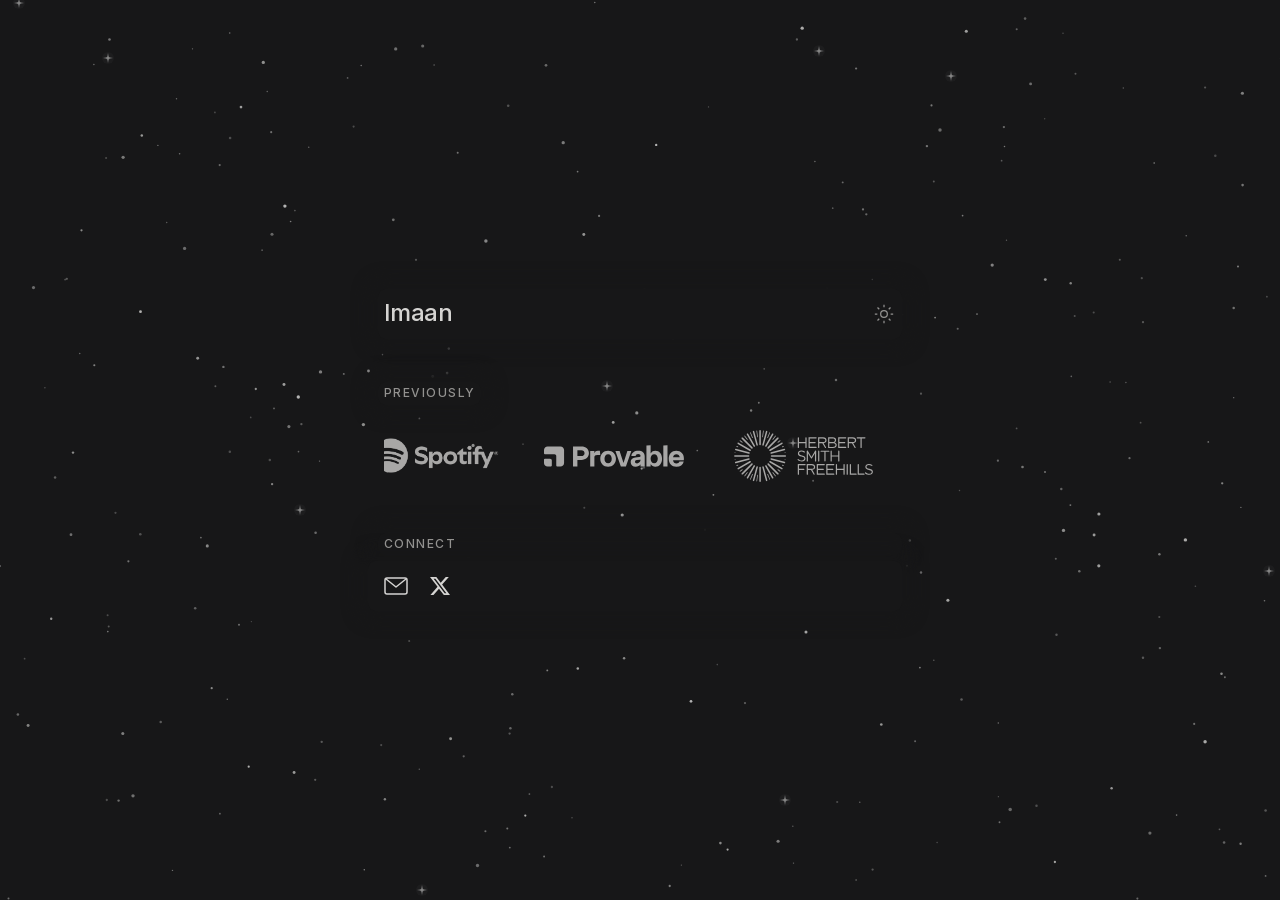
<file: index.html>
<!DOCTYPE html>
<html lang="en" data-mode="dark">
<head>
  <meta charset="utf-8">
  <meta name="viewport" content="width=device-width, initial-scale=1, viewport-fit=cover">
  <title>Imaan Minaii</title>
  <meta name="description" content="Imaan Minaii. Get in touch to discuss working together.">
  <script>document.documentElement.dataset.mode = new URLSearchParams(location.search).get("mode") === "light" ? "light" : "dark";</script>
  <script src="background.js" defer></script>
  <link rel="preload" href="fonts/inter-latin.woff2" as="font" type="font/woff2" crossorigin>
  <link rel="preload" href="fonts/newsreader-italic-latin.woff2" as="font" type="font/woff2" crossorigin>
  <link rel="stylesheet" href="fonts.css">
  <link rel="icon" type="image/svg+xml" href="favicon.svg">
  <link rel="stylesheet" href="home.css">
  <link rel="stylesheet" href="background.css">
  <link rel="stylesheet" href="previously.css">
  <script src="previously.js" defer></script>
<link rel="stylesheet" href="project-hover.css"><script src="project-hover.js" defer></script><link rel="canonical" href="https://imaan.co/">
</head>
<body class="personal-page" data-effect="glitch">
  <div class="ambient" aria-hidden="true"><div class="depth depth-far"><div class="layer layer-far"></div></div><div class="depth depth-near"><div class="layer layer-near"></div></div><div class="depth depth-glints"><div class="layer layer-glints"></div></div></div>
  <main class="home">
    <header class="identity">
    <div class="identity-row">
      <h1 class="name">Imaan</h1>
      <div class="appearance-controls"><button id="mode-toggle" aria-label="Switch to light mode" title="Switch to light mode"><svg class="sun" viewBox="0 0 24 24" width="20" height="20" fill="none" stroke="currentColor" stroke-width="1.5"><circle cx="12" cy="12" r="4"/><path d="M12 1v3m0 16v3M1 12h3m16 0h3M4.2 4.2l2.1 2.1m11.4 11.4 2.1 2.1m0-15.6-2.1 2.1M6.3 17.7l-2.1 2.1"/></svg><svg class="moon" viewBox="0 0 24 24" width="20" height="20" fill="none" stroke="currentColor" stroke-width="1.5"><path d="M20.5 14A8.5 8.5 0 0 1 10 3.5 8.5 8.5 0 1 0 20.5 14Z"/></svg></button></div>
    </div>

    <section class="intro" aria-label="About me" hidden>
      <p><em>Tools that people love to use</em></p>
    </section>
    </header>

    <section class="grid" aria-labelledby="projects" hidden>
      <div class="block">
        <h2 class="eyebrow" id="projects">Projects</h2>
        <div class="project-list">
        <a class="item project-link" href="20-percent-better.html" aria-labelledby="20-percent-better-name" aria-describedby="20-percent-better-desc">
          <span class="name-row" id="20-percent-better-name"><span class="project-title">20% Better<span class="glitch-copy" aria-hidden="true">20% Better</span><span class="glitch-copy" aria-hidden="true">20% Better</span></span><span class="project-arrow" aria-hidden="true"><svg viewBox="0 0 24 24" width="20" height="20" fill="none" stroke="currentColor" stroke-width="2" stroke-linecap="round" stroke-linejoin="round"><path d="M6 18 18 6M6 6h12v12"/></svg></span></span>
          <span class="desc" id="20-percent-better-desc">Improve your business, one practical step at a time.</span>
        </a>
        <a class="item project-link" href="sponsorship.html" aria-labelledby="sponsorship-name" aria-describedby="sponsorship-desc">
          <span class="name-row" id="sponsorship-name"><span class="project-title">Sponsorship Activations<span class="glitch-copy" aria-hidden="true">Sponsorship Activations</span><span class="glitch-copy" aria-hidden="true">Sponsorship Activations</span></span><span class="project-arrow" aria-hidden="true"><svg viewBox="0 0 24 24" width="20" height="20" fill="none" stroke="currentColor" stroke-width="2" stroke-linecap="round" stroke-linejoin="round"><path d="M6 18 18 6M6 6h12v12"/></svg></span></span>
          <span class="desc" id="sponsorship-desc">Turn sponsored content into ideas that engage your audience.</span>
        </a>
        </div>
      </div>
    </section>

    <section class="section previously" aria-labelledby="experience">
      <div class="previously-heading">
        <h2 class="eyebrow" id="experience">Previously</h2>
      </div>
      <p class="visually-hidden" id="client-instructions">Past clients. Scroll horizontally to explore. When focused, use the left and right arrow keys. Automatic movement pauses while you interact.</p>
      <div class="client-viewport" id="client-logos" role="region" aria-label="Past clients" aria-describedby="client-instructions" tabindex="0">
        <div class="client-track">
          <ul class="client-group">
            <li><a href="https://www.spotify.com/" aria-label="Spotify"><span class="client-mark client-spotify" aria-hidden="true"></span></a></li>
            <li><a href="https://provable.com/" aria-label="Provable"><span class="client-mark client-provable" aria-hidden="true"></span></a></li>
            <li><a href="https://www.hsfkramer.com/" aria-label="Herbert Smith Freehills"><span class="client-mark client-hsf" aria-hidden="true"></span></a></li>
            <li><a href="https://www.fca.org.uk/" aria-label="Financial Conduct Authority"><span class="client-mark client-fca" aria-hidden="true"></span></a></li>
          </ul>
        </div>
      </div>
    </section>

    <section class="section contact" aria-labelledby="connect">
      <h2 class="eyebrow" id="connect">Connect</h2>
      <div class="contact-links">
        <a href="mailto:hello@imaan.co" class="contact-icon" aria-label="Email Imaan at hello@imaan.co" title="Email Imaan">
          <svg viewBox="0 3 24 18" width="24" height="18" fill="none" stroke="currentColor" stroke-width="1.5" stroke-linecap="round" stroke-linejoin="round" aria-hidden="true" focusable="false"><rect x="1" y="4" width="22" height="16" rx="2"/><path d="m2 5 10 8 10-8"/></svg>
        </a>
        <a href="https://x.com/imaanco" class="contact-icon" aria-label="Imaan on X" title="Imaan on X">
          <svg viewBox="0 0 24 24" width="20" height="20" fill="currentColor" aria-hidden="true" focusable="false"><path d="M18.901 1.153h3.68l-8.04 9.19L24 22.846h-7.406l-5.8-7.584-6.64 7.584H.47l8.6-9.835L0 1.154h7.594l5.243 6.932 6.064-6.933ZM17.61 20.644h2.039L6.486 3.24H4.298L17.61 20.644Z"/></svg>
        </a>
      </div>
    </section>
  </main>
</body>
</html>
</file>
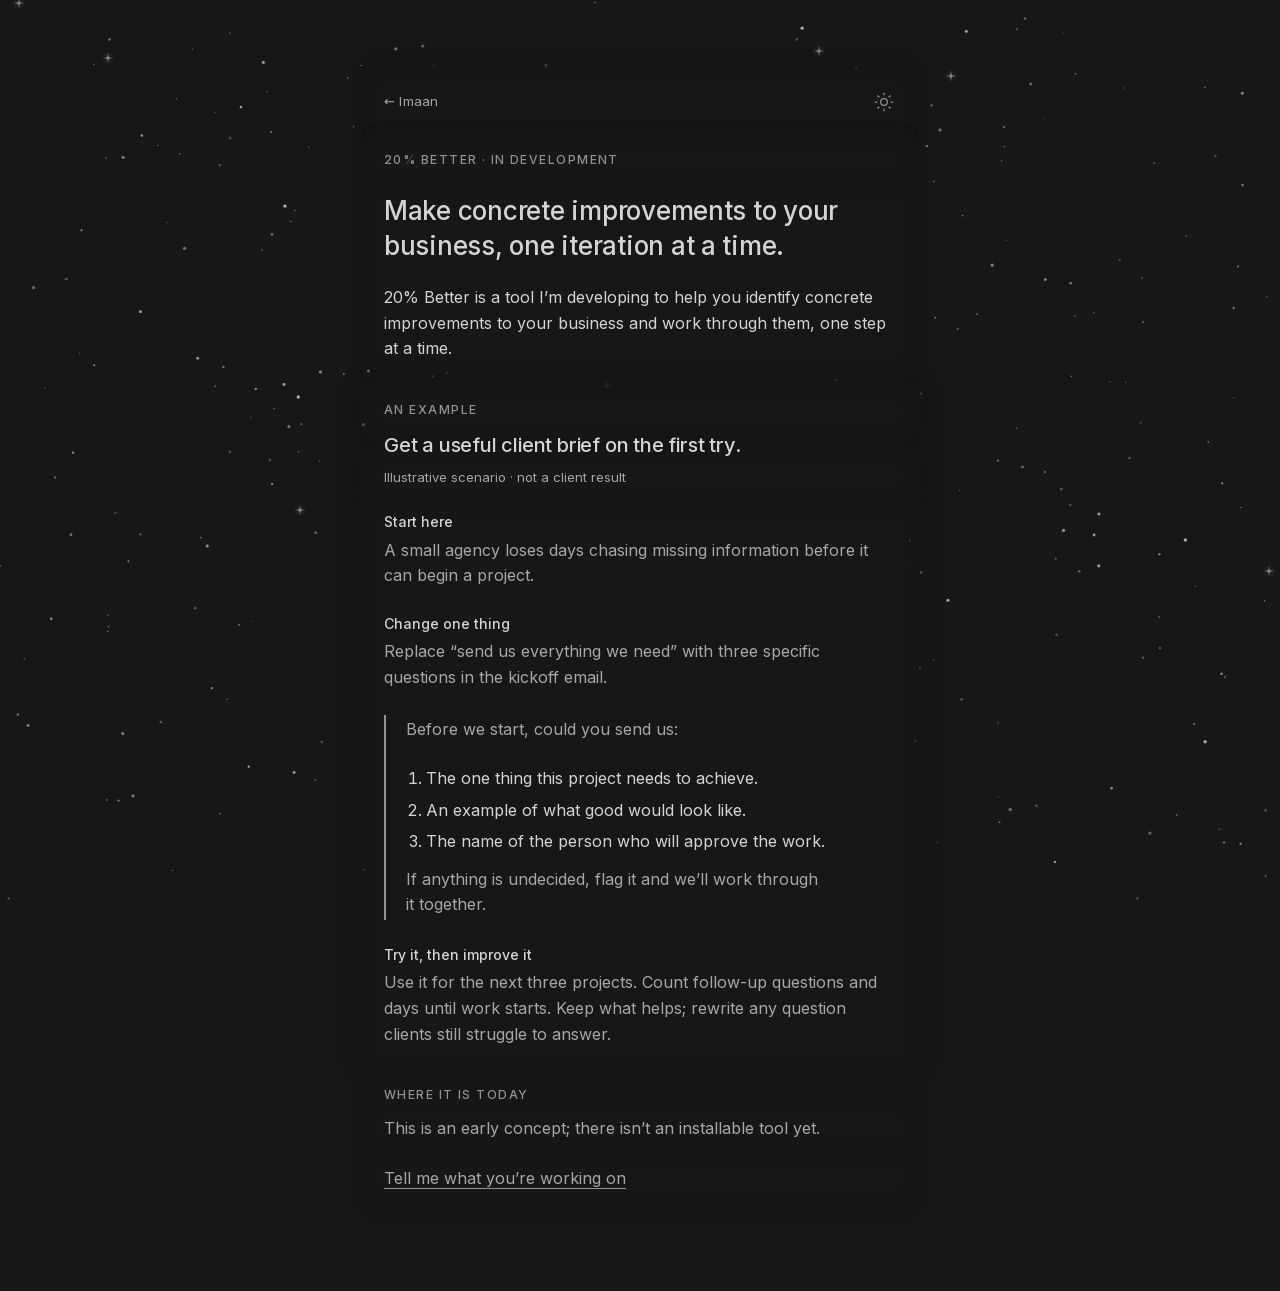
<file: 20-percent-better.html>
<!DOCTYPE html>
<html lang="en" data-mode="dark">
<head>
  <meta charset="utf-8">
  <meta name="viewport" content="width=device-width, initial-scale=1, viewport-fit=cover">
  <title>20% Better — Imaan Minaii</title>
  <meta name="description" content="An AI tool concept for making concrete improvements to your business, one iteration at a time.">
  <script>document.documentElement.dataset.mode = new URLSearchParams(location.search).get("mode") === "light" ? "light" : "dark";</script>
  <script src="background.js" defer></script>
  <link rel="preload" href="fonts/inter-latin.woff2" as="font" type="font/woff2" crossorigin>
  <link rel="preload" href="fonts/newsreader-italic-latin.woff2" as="font" type="font/woff2" crossorigin>
  <link rel="stylesheet" href="fonts.css">
  <link rel="icon" type="image/svg+xml" href="favicon.svg">
  <link rel="stylesheet" href="home.css">
  <link rel="stylesheet" href="background.css">
<link rel="canonical" href="https://imaan.co/20-percent-better.html">
</head>
<body class="project-page">
  <div class="ambient" aria-hidden="true"><div class="depth depth-far"><div class="layer layer-far"></div></div><div class="depth depth-near"><div class="layer layer-near"></div></div><div class="depth depth-glints"><div class="layer layer-glints"></div></div></div>

  <main class="home">
    <div class="identity-row"><a href="index.html" class="back-link" data-home-link>← Imaan</a>
      <div class="appearance-controls"><button id="mode-toggle" aria-label="Switch to light mode" title="Switch to light mode"><svg class="sun" viewBox="0 0 24 24" width="20" height="20" fill="none" stroke="currentColor" stroke-width="1.5"><circle cx="12" cy="12" r="4"/><path d="M12 1v3m0 16v3M1 12h3m16 0h3M4.2 4.2l2.1 2.1m11.4 11.4 2.1 2.1m0-15.6-2.1 2.1M6.3 17.7l-2.1 2.1"/></svg><svg class="moon" viewBox="0 0 24 24" width="20" height="20" fill="none" stroke="currentColor" stroke-width="1.5"><path d="M20.5 14A8.5 8.5 0 0 1 10 3.5 8.5 8.5 0 1 0 20.5 14Z"/></svg></button></div>
    </div>
    <section class="intro" aria-labelledby="project-title">
      <p class="eyebrow">20% Better · In development</p>
      <h1 id="project-title" style="font-size: 26px; line-height: 1.35; margin-bottom: 22px;">Make concrete improvements to your business, one iteration at a time.</h1>
      <p>20% Better is a tool I’m developing to help you identify concrete improvements to your business and work through them, one step at a time.</p>
    </section>
    <section class="section worked-example" aria-labelledby="example">
      <h2 class="eyebrow" id="example">An example</h2>
      <h3>Get a useful client brief on the first try.</h3>
      <p class="example-note">Illustrative scenario · not a client result</p>
      <dl class="example-steps">
        <div><dt>Start here</dt><dd>A small agency loses days chasing missing information before it can begin a project.</dd></div>
        <div><dt>Change one thing</dt><dd>Replace “send us everything we need” with three specific questions in the kickoff email.</dd></div>
      </dl>
      <blockquote class="example-output">
        <p>Before we start, could you send us:</p>
        <ol><li>The one thing this project needs to achieve.</li><li>An example of what good would look like.</li><li>The name of the person who will approve the work.</li></ol>
        <p>If anything is undecided, flag it and we’ll work through it together.</p>
      </blockquote>
      <dl class="example-steps">
        <div><dt>Try it, then improve it</dt><dd>Use it for the next three projects. Count follow-up questions and days until work starts. Keep what helps; rewrite any question clients still struggle to answer.</dd></div>
      </dl>
    </section>

    <section class="section" aria-labelledby="progress">
      <div class="eyebrow" id="progress">Where it is today</div>
      <p>This is an early concept; there isn’t an installable tool yet.</p>
      <p><a href="mailto:hello@imaan.co?subject=20%25%20Better" class="link">Tell me what you’re working on</a></p>
    </section>
  </main>
</body>
</html>
</file>
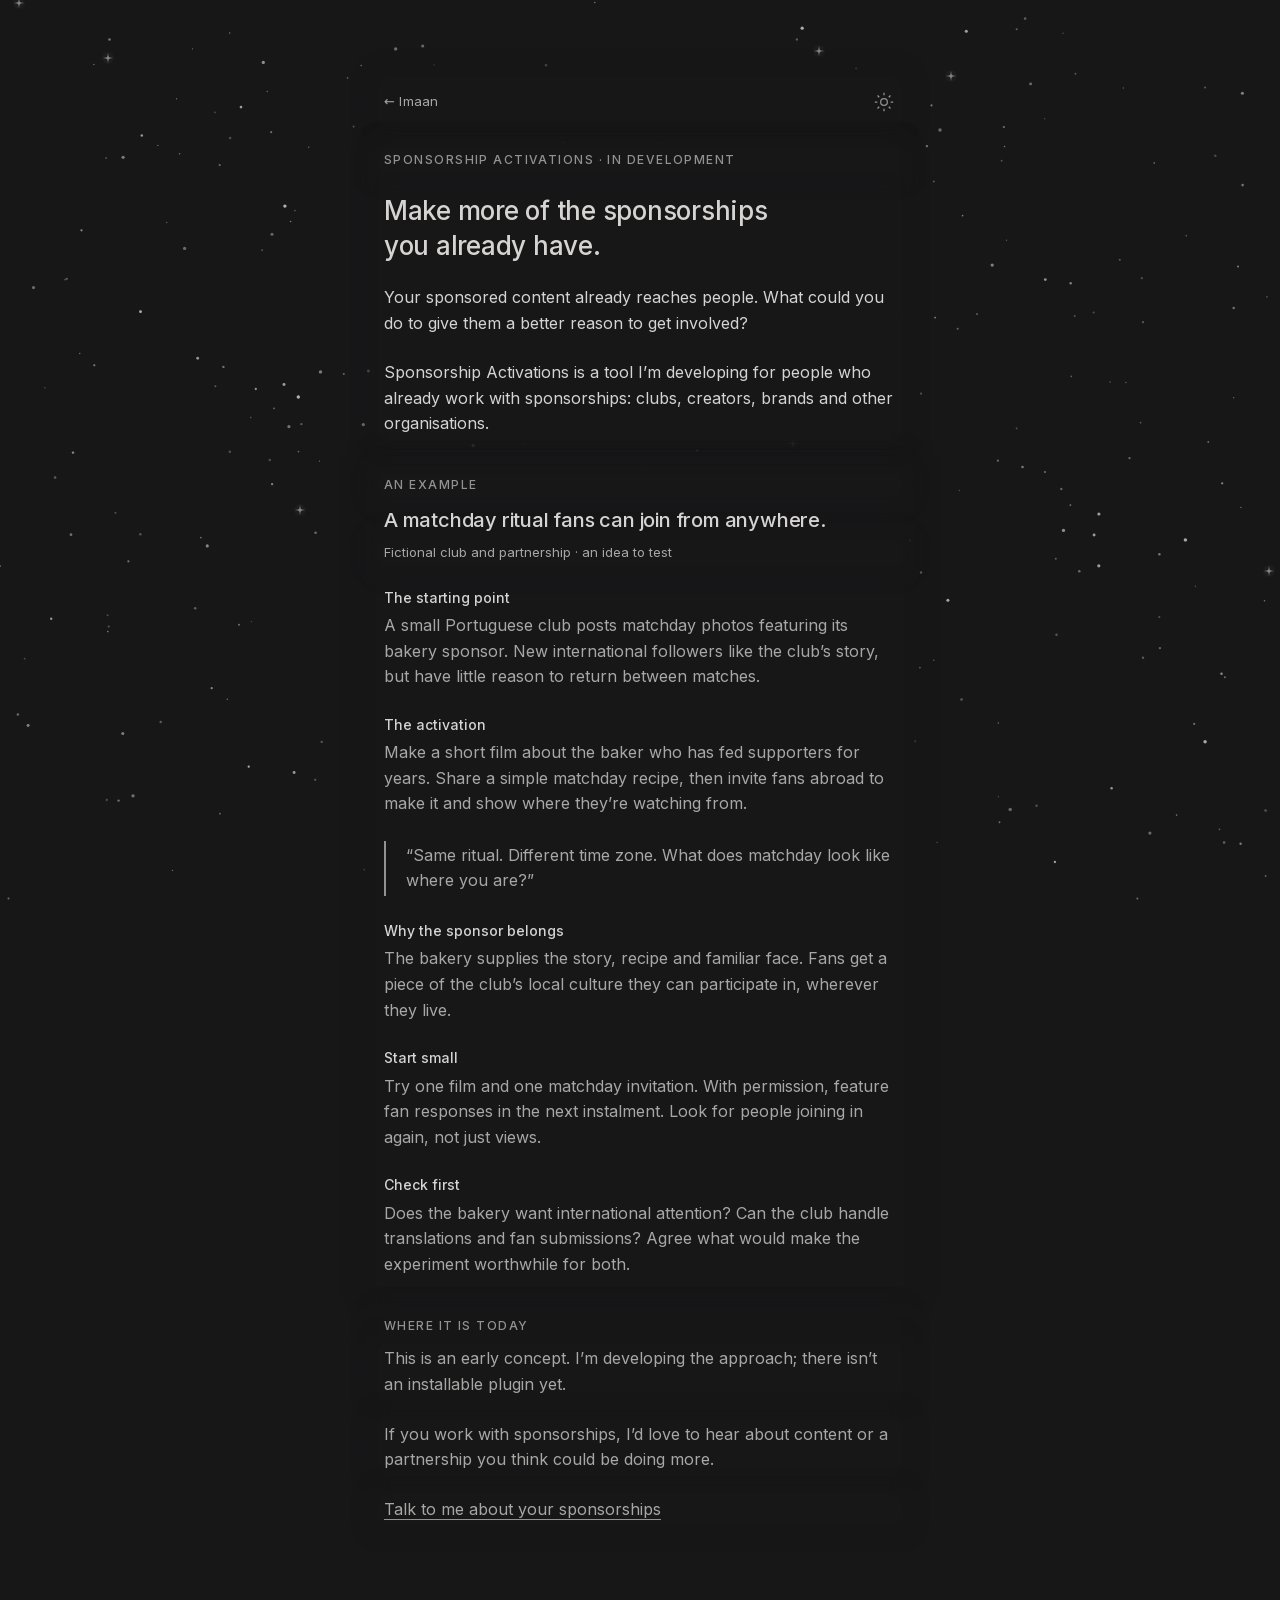
<file: sponsorship.html>
<!DOCTYPE html>
<html lang="en" data-mode="dark">
<head>
  <meta charset="utf-8">
  <meta name="viewport" content="width=device-width, initial-scale=1, viewport-fit=cover">
  <title>Sponsorship Activations — Imaan Minaii</title>
  <meta name="description" content="An AI tool concept for finding better ways to engage audiences through existing sponsored content.">
  <script>document.documentElement.dataset.mode = new URLSearchParams(location.search).get("mode") === "light" ? "light" : "dark";</script>
  <script src="background.js" defer></script>
  <link rel="preload" href="fonts/inter-latin.woff2" as="font" type="font/woff2" crossorigin>
  <link rel="preload" href="fonts/newsreader-italic-latin.woff2" as="font" type="font/woff2" crossorigin>
  <link rel="stylesheet" href="fonts.css">
  <link rel="icon" type="image/svg+xml" href="favicon.svg">
  <link rel="stylesheet" href="home.css">
  <link rel="stylesheet" href="background.css">
<link rel="canonical" href="https://imaan.co/sponsorship.html">
</head>
<body class="project-page">
  <div class="ambient" aria-hidden="true"><div class="depth depth-far"><div class="layer layer-far"></div></div><div class="depth depth-near"><div class="layer layer-near"></div></div><div class="depth depth-glints"><div class="layer layer-glints"></div></div></div>

  <main class="home">
    <div class="identity-row"><a href="index.html" class="back-link" data-home-link>← Imaan</a>
      <div class="appearance-controls"><button id="mode-toggle" aria-label="Switch to light mode" title="Switch to light mode"><svg class="sun" viewBox="0 0 24 24" width="20" height="20" fill="none" stroke="currentColor" stroke-width="1.5"><circle cx="12" cy="12" r="4"/><path d="M12 1v3m0 16v3M1 12h3m16 0h3M4.2 4.2l2.1 2.1m11.4 11.4 2.1 2.1m0-15.6-2.1 2.1M6.3 17.7l-2.1 2.1"/></svg><svg class="moon" viewBox="0 0 24 24" width="20" height="20" fill="none" stroke="currentColor" stroke-width="1.5"><path d="M20.5 14A8.5 8.5 0 0 1 10 3.5 8.5 8.5 0 1 0 20.5 14Z"/></svg></button></div>
    </div>
    <section class="intro" aria-labelledby="plugin-title">
      <p class="eyebrow">Sponsorship Activations · In development</p>
      <h1 id="plugin-title" style="font-size: 26px; line-height: 1.35; margin-bottom: 22px;">Make more of the sponsorships you already have.</h1>
      <p>Your sponsored content already reaches people. What could you do to give them a better reason to get involved?</p>
      <p>Sponsorship Activations is a tool I’m developing for people who already work with sponsorships: clubs, creators, brands and other organisations.</p>
    </section>

    <section class="section worked-example" aria-labelledby="example">
      <h2 class="eyebrow" id="example">An example</h2>
      <h3>A matchday ritual fans can join from anywhere.</h3>
      <p class="example-note">Fictional club and partnership · an idea to test</p>
      <dl class="example-steps">
        <div><dt>The starting point</dt><dd>A small Portuguese club posts matchday photos featuring its bakery sponsor. New international followers like the club’s story, but have little reason to return between matches.</dd></div>
        <div><dt>The activation</dt><dd>Make a short film about the baker who has fed supporters for years. Share a simple matchday recipe, then invite fans abroad to make it and show where they’re watching from.</dd></div>
      </dl>
      <blockquote class="example-output"><p>“Same ritual. Different time zone. What does matchday look like where you are?”</p></blockquote>
      <dl class="example-steps">
        <div><dt>Why the sponsor belongs</dt><dd>The bakery supplies the story, recipe and familiar face. Fans get a piece of the club’s local culture they can participate in, wherever they live.</dd></div>
        <div><dt>Start small</dt><dd>Try one film and one matchday invitation. With permission, feature fan responses in the next instalment. Look for people joining in again, not just views.</dd></div>
        <div><dt>Check first</dt><dd>Does the bakery want international attention? Can the club handle translations and fan submissions? Agree what would make the experiment worthwhile for both.</dd></div>
      </dl>
    </section>

    <section class="section" aria-labelledby="progress">
      <div class="eyebrow" id="progress">Where it is today</div>
      <p>This is an early concept. I’m developing the approach; there isn’t an installable plugin yet.</p>
      <p>If you work with sponsorships, I’d love to hear about content or a partnership you think could be doing more.</p>
      <p><a href="mailto:hello@imaan.co?subject=Sponsorship%20Activations" class="link">Talk to me about your sponsorships</a></p>
    </section>
  </main>
</body>
</html>
</file>
<file: fonts.css>
@font-face {
  font-family: 'Inter';
  font-style: normal;
  font-weight: 400;
  font-display: swap;
  src: url(fonts/inter-latin.woff2) format('woff2');
  unicode-range: U+0000-00FF, U+0131, U+0152-0153, U+02BB-02BC, U+02C6, U+02DA, U+02DC, U+0304, U+0308, U+0329, U+2000-206F, U+20AC, U+2122, U+2191, U+2193, U+2212, U+2215, U+FEFF, U+FFFD;
}

@font-face {
  font-family: 'Inter';
  font-style: normal;
  font-weight: 500;
  font-display: swap;
  src: url(fonts/inter-latin.woff2) format('woff2');
  unicode-range: U+0000-00FF, U+0131, U+0152-0153, U+02BB-02BC, U+02C6, U+02DA, U+02DC, U+0304, U+0308, U+0329, U+2000-206F, U+20AC, U+2122, U+2191, U+2193, U+2212, U+2215, U+FEFF, U+FFFD;
}

@font-face {
  font-family: 'Newsreader';
  font-style: italic;
  font-weight: 400;
  font-display: swap;
  src: url(fonts/newsreader-italic-latin.woff2) format('woff2');
  unicode-range: U+0000-00FF, U+0131, U+0152-0153, U+02BB-02BC, U+02C6, U+02DA, U+02DC, U+0304, U+0308, U+0329, U+2000-206F, U+20AC, U+2122, U+2191, U+2193, U+2212, U+2215, U+FEFF, U+FFFD;
}
</file>
<file: home.css>
/* ────────────────────────────────────────────────────────────────────────
   imaan.co — design system
   ────────────────────────────────────────────────────────────────────── */

:root {
  /* palette */
  --bg:           #18171a;
  --bg-elev:      #1f1d22;
  --text:         #e9e6e0;
  --text-mute:    rgba(233, 230, 224, 0.68);
  --text-dim:     rgba(233, 230, 224, 0.60);
  --border:       rgba(233, 230, 224, 0.08);
  --border-soft:  rgba(233, 230, 224, 0.05);
  --border-strong:rgba(233, 230, 224, 0.18);

  --accent:        #e35a30;
  --accent-bg:     rgba(227, 90, 48, 0.12);
  --accent-bg-hi:  rgba(227, 90, 48, 0.18);
  --accent-border: rgba(227, 90, 48, 0.45);

  /* typography */
  --sans: "Inter", system-ui, -apple-system, "Segoe UI", sans-serif;
  --type-label: 0.75rem;
  --type-small: 0.875rem;
  --type-body: 1rem;
  --type-heading: 1.5rem;

  /* rhythm */
  --col:        560px;       /* main reading column */
  --col-wide:   856px;       /* with sidenote rail */
  --rail:       240px;
  --gutter:     40px;
  --section-y:  40px;
  --para-y:    24px;
}

/* ── base ───────────────────────────────────────────────────────────── */

*, *::before, *::after { box-sizing: border-box; }
[hidden] { display: none !important; }
html, body { margin: 0; padding: 0; }
html { color-scheme: dark; -webkit-font-smoothing: antialiased; }
body {
  background: var(--bg);
  color: var(--text);
  font-family: var(--sans);
  font-size: var(--type-body);
  line-height: 1.6;
  font-synthesis: none;
  font-weight: 400;
  font-feature-settings: "ss01", "cv11";  /* Inter: single-storey a, alt 1 */
  min-height: 100vh;
  display: flex;
  flex-direction: column;
  text-rendering: optimizeLegibility;
}
body > main { flex: 1 0 auto; }
body > footer { flex: 0 0 auto; }

::selection { background: var(--accent-bg-hi); color: var(--text); }

a {
  color: inherit;
  text-decoration: underline;
  text-decoration-color: var(--border-strong);
  text-decoration-thickness: 1px;
  text-underline-offset: 4px;
  text-decoration-skip-ink: auto;
  transition: color .15s, text-decoration-color .15s;
}
a:hover { color: var(--accent); text-decoration-color: var(--accent); }
a:focus-visible { outline: 2px solid var(--text); outline-offset: 4px; border-radius: 2px; }

p { margin: 0; }
h1, h2, h3, h4 { margin: 0; font-weight: 500; letter-spacing: -0.01em; }
ul, ol { margin: 0; padding-left: 22px; }
li { margin: 4px 0; }
img, video { max-width: 100%; display: block; }
hr { border: 0; border-top: 1px solid var(--border); margin: 32px 0; }

em {
  font-family: "Newsreader", Georgia, "Times New Roman", serif;
  font-style: italic;
  font-weight: 400;
  font-size: 1.2em;
  line-height: 1;
  letter-spacing: -0.005em;
  font-optical-sizing: auto;
}

/* ── shared primitives ──────────────────────────────────────────────── */

.eyebrow {
  font-size: var(--type-label);
  line-height: 1.4;
  font-weight: 500;
  letter-spacing: 0.12em;
  text-transform: uppercase;
  color: var(--text-dim);
}

.muted { color: var(--text-mute); }
.dim   { color: var(--text-dim); }

.link {
  text-decoration: underline;
  text-decoration-color: var(--border-strong);
  text-decoration-thickness: 1px;
  text-underline-offset: 4px;
  text-decoration-skip-ink: auto;
  cursor: pointer;
}
.link:hover { color: var(--accent); text-decoration-color: var(--accent); }

.back-link {
  display: inline-block;
  font-size: 13px;
  color: var(--text-mute);
  text-decoration: none;
  letter-spacing: 0.02em;
  border-bottom: 1px solid var(--border);
  padding-bottom: 1px;
  white-space: nowrap;
}
.back-link:hover { color: var(--accent); border-color: var(--accent); }

/* ── code blocks ────────────────────────────────────────────────────── */

.code, pre code, pre {
  font-family: "ui-monospace", "SF Mono", "Menlo", "Consolas", monospace;
  font-size: 13px;
  line-height: 1.65;
}

pre.code {
  background: #0f0e12;
  border: 1px solid var(--border-soft);
  border-radius: 8px;
  padding: 18px 20px;
  margin: 0;
  color: #d8d4cc;
  overflow-x: auto;
  white-space: pre;
  font-feature-settings: normal;
}
pre.code .tok-k { color: #e088b0; }   /* keyword */
pre.code .tok-s { color: #8fd4a5; }   /* string */
pre.code .tok-n { color: #d8c590; }   /* number */
pre.code .tok-c { color: #6f6a62; font-style: italic; } /* comment */
pre.code .tok-f { color: #9ab8e0; }   /* function name */

code.inline {
  font-family: ui-monospace, monospace;
  font-size: 0.9em;
  padding: 1px 5px;
  background: rgba(233, 230, 224, 0.06);
  border: 1px solid var(--border-soft);
  border-radius: 4px;
  color: var(--text);
}

/* ── pull quote ─────────────────────────────────────────────────────── */

.pull {
  border-left: 2px solid var(--accent);
  padding: 6px 0 6px 20px;
  font-size: 19px;
  line-height: 1.45;
  letter-spacing: -0.005em;
  color: var(--text);
}

/* ── tables ─────────────────────────────────────────────────────────── */

.tbl {
  width: 100%;
  border-collapse: collapse;
  font-size: 14px;
}
.tbl th, .tbl td {
  text-align: left;
  padding: 10px 14px;
  border-bottom: 1px solid var(--border);
}
.tbl th {
  font-weight: 500;
  font-size: 11px;
  letter-spacing: 0.12em;
  text-transform: uppercase;
  color: var(--text-dim);
}
.tbl tr:last-child td { border-bottom: none; }

/* ── video / embed placeholder ──────────────────────────────────────── */

.embed {
  aspect-ratio: 16 / 9;
  background:
    repeating-linear-gradient(135deg,
      rgba(255,255,255,0.025) 0 12px,
      rgba(255,255,255,0.05) 12px 24px);
  border: 1px solid var(--border);
  border-radius: 8px;
  display: flex; align-items: center; justify-content: center;
  color: var(--text-dim);
  font-size: 12px;
  letter-spacing: 0.12em;
  text-transform: uppercase;
}

/* ────────────────────────────────────────────────────────────────────────
   PAGE: homepage
   ────────────────────────────────────────────────────────────────────── */

.home {
  width: 100%;
  max-width: var(--col);
  margin: 0 auto;
  padding: 80px 24px 64px;
  position: relative;
}

.home .name {
  font-size: var(--type-heading);
  line-height: 1.2;
  font-weight: 500;
  letter-spacing: -0.025em;
  color: var(--text);
  margin-bottom: 12px;
}

.home p { margin-bottom: var(--para-y); }
.home .intro { margin-bottom: var(--section-y); }
.home .intro p:last-child { margin-bottom: 0; }
.home .intro em { font-size: var(--type-heading); line-height: 1.25; }
.home h1 { text-wrap: balance; }

.home .grid { margin-bottom: var(--section-y); }
.home .grid .block { display: flex; flex-direction: column; gap: 16px; }
.home .project-list { display: flex; flex-direction: column; gap: 24px; }
.home .item { display: flex; flex-direction: column; gap: 4px; }
.home .item .name-row { font-size: var(--type-body); line-height: 1.5; font-weight: 500; }
.home .item .name-row a {
  position: relative;
  display: inline-block;
  color: var(--accent);
  text-decoration: underline;
  text-decoration-color: currentColor;
  text-decoration-thickness: 1px;
  text-underline-offset: 4px;
}
.home .item .name-row a::after { content: ""; position: absolute; inset: -10px 0; }
.home .item .name-row a:hover { color: var(--text); text-decoration-color: currentColor; }
.home .item .desc { color: var(--text-mute); font-size: var(--type-small); line-height: 1.6; text-wrap: pretty; }

.home .project-link {
  padding: 10px 12px;
  margin: -10px -12px;
  min-height: 44px;
  border-radius: 6px;
  text-decoration: none;
  touch-action: manipulation;
  color: var(--accent);
  transition: background-color 150ms ease-out;
}
.project-link .name-row { display: flex; align-items: baseline; justify-content: space-between; gap: 12px; }
.project-arrow { color: var(--text-dim); font-size: 18px; line-height: 1; }
.project-title { text-decoration-thickness: 1px; text-underline-offset: 4px; }
.home .project-link:focus-visible { outline: 2px solid var(--text); outline-offset: 3px; background: var(--accent-bg-hi); }
@media (hover: hover) and (pointer: fine) {
  .home .project-link:hover { background: var(--accent-bg-hi); color: var(--accent); }
  .project-link:hover .name-row { text-decoration: underline; text-underline-offset: 4px; }
  .project-link:hover .project-arrow { color: var(--text); }
}
.home .worked-example h3 { font-size: 20px; line-height: 1.4; font-weight: 500; margin: 0 0 8px; text-wrap: balance; }
.home .worked-example .example-note { font-size: 13px; color: var(--text-dim); }
.example-steps { margin: 0; }
.example-steps > div { margin-bottom: 24px; }
.example-steps dt { font-size: 14px; font-weight: 500; margin-bottom: 4px; }
.example-steps dd { margin: 0; color: var(--text-mute); }
.example-output { margin: 24px 0; padding: 2px 0 2px 20px; border-left: 2px solid var(--text-dim); }
.home .example-output p { margin-bottom: 12px; color: var(--text); }
.home .example-output p:last-child { margin-bottom: 0; }
.example-output ol { padding-left: 20px; margin: 12px 0; }
.example-output li + li { margin-top: 6px; }

.home .section { margin-bottom: var(--section-y); }
.home .section:last-child { margin-bottom: 0; }
.home .section .eyebrow { margin-bottom: 12px; }
.home .section p { margin-bottom: var(--para-y); text-wrap: pretty; }
.home .section p:last-child { margin-bottom: 0; }
.home .section:not(.contact) p { color: var(--text-mute); }
.home .section a:not(.contact-icon) { text-decoration-color: var(--text-dim); }
.home .section a:hover { text-decoration-color: var(--accent); }

.home-foot {
  display: flex;
  justify-content: flex-end;
  align-items: baseline;
  padding: 24px 32px;
  font-size: var(--type-label);
  line-height: 1.4;
  color: var(--text-dim);
  letter-spacing: 0.04em;
  border-top: 1px solid var(--border-soft);
}

@media (max-width: 720px) {
  .home { padding: 48px 24px; }
  .home-foot { padding: 20px 24px; }
}

/* Contact links */
.home .contact .eyebrow { margin-bottom: 12px; }
.home .contact p { margin-bottom: 0; }
.contact-links { display: flex; align-items: center; gap: 0; margin-inline-start: -10px; }
.contact-icon {
  display: inline-flex;
  align-items: center;
  justify-content: center;
  width: 44px;
  height: 44px;
  color: var(--accent);
  text-decoration: none;
}
.contact-icon:hover { color: var(--text); }
.contact-icon svg { display: block; flex: none; }
.contact-icon:focus-visible { outline-color: var(--text); outline-offset: 0; }
@media (prefers-reduced-motion: reduce) { a { transition: none; } }

/* Homepage composition */
.personal-page { min-height: 100svh; }
.personal-page > .home {
  flex: 0 0 auto;
  display: flex;
  flex-direction: column;
  gap: var(--section-y);
  margin-block: auto;
  padding-block: 64px;
}
.personal-page .identity .intro,
.personal-page .home > .grid,
.personal-page .home > .section { margin-bottom: 0; }
.personal-page .home > * { flex-shrink: 0; }

@media (max-width: 600px) {
  .personal-page > .home {
    min-height: 100svh;
    min-height: 100dvh;
    justify-content: space-between;
    gap: clamp(24px, 4dvh, 40px);
    margin-block: 0;
    padding-top: max(clamp(24px, 4dvh, 40px), env(safe-area-inset-top));
    padding-bottom: max(24px, env(safe-area-inset-bottom));
  }
}
</file>
<file: background.css>
:root {
  color-scheme: dark;
  --star-neutral: oklch(.93 .003 100);
  --star-blue: oklch(.8 .08 250);
  --star-teal: oklch(.84 .06 190);
  --star-amber: oklch(.84 .09 75);
  --star-rose: oklch(.8 .09 340);
  --bg: oklch(.205 .002 285);
  --text: oklch(.87 .003 85);
  --text-mute: oklch(.73 .003 85);
  --text-dim: oklch(.66 .003 85);
  --accent: var(--text);
  --border-strong: color-mix(in srgb, var(--text) 30%, transparent);
  --accent-bg-hi: color-mix(in srgb, var(--text) 16%, transparent);
}
:root[data-mode="light"] {
  color-scheme: light;
  --star-neutral: oklch(.26 .004 285);
  --star-blue: oklch(.55 .18 260);
  --star-teal: oklch(.56 .09 185);
  --star-amber: oklch(.62 .14 50);
  --star-rose: oklch(.55 .18 340);
  --bg: oklch(.945 .003 85);
  --text: oklch(.31 .002 285);
  --text-mute: oklch(.44 .002 285);
  --text-dim: oklch(.49 .002 285);
}
body { isolation: isolate; }
.personal-page > .home { position: relative; z-index: 1; }
.project-page > .home { position: relative; z-index: 1; padding-bottom: 100px; }
.project-page .identity-row { margin-bottom: 28px; }
.project-page .back-link { display: inline-flex; align-items: center; min-height: 44px; border: 0; }
.project-page .worked-example { position: relative; }
.project-page .worked-example::before { content: ""; position: absolute; inset: -8px; z-index: -1; background: var(--bg); box-shadow: 0 0 16px 12px var(--bg); pointer-events: none; }
.identity-row { display: flex; align-items: center; justify-content: space-between; gap: 12px; margin-bottom: 8px; }
.home .identity-row .name { margin: 0; }
.appearance-controls { display: flex; gap: 4px; margin-right: -10px; }
.appearance-controls button { display: grid; place-items: center; width: 44px; height: 44px; padding: 0; border: 0; border-radius: 50%; background: transparent; color: var(--text-dim); cursor: pointer; touch-action: manipulation; }
.appearance-controls button:focus-visible { outline: 2px solid var(--text); outline-offset: 2px; }
.appearance-controls svg { pointer-events: none; }
@media (hover: hover) and (pointer: fine) { .appearance-controls button:hover { color: var(--text); background: var(--accent-bg-hi); } }
.moon, [data-mode="light"] .sun { display: none; }
[data-mode="light"] .moon { display: block; }
.ambient { position: fixed; inset: 0; overflow: hidden; pointer-events: none; z-index: 0; mask-image: radial-gradient(ellipse 370px 430px at 50% 50%, #0000 20%, #0003 58%, #000 100%); }
.depth { position: absolute; inset: -48px; transition: transform 1200ms cubic-bezier(.2,.65,.3,1); }
.layer { position: absolute; inset: -700px; background-repeat: repeat; }
.layer-far { animation: distant-drift 140s linear infinite; opacity: .55; }
.layer-near { animation: nearer-drift 56s linear infinite; opacity: .8; }
.layer-glints { inset: 0; animation: none; }
@keyframes distant-drift { to { transform: translate3d(0, calc(-1 * var(--field-size)), 0); } }
@keyframes nearer-drift { to { transform: translate3d(var(--field-size), calc(-1 * var(--field-size)), 0); } }
@keyframes glimmer { from { opacity: .25; } to { opacity: .85; } }
[data-mode="light"] .layer-far { opacity: .65; }
[data-mode="light"] .layer-near { opacity: .8; }
[data-hidden="true"] .layer, [data-hidden="true"] .glint { animation-play-state: paused; }
[data-hidden="true"] .depth { transition: none; }
@media (prefers-reduced-motion: reduce) { .layer, .glint { animation: none !important; } .depth { transform: none !important; transition: none; } a { transition: none; } }
@media (max-width: 600px) {
  .personal-page > .home { gap: clamp(24px, 4dvh, 40px); padding-top: max(clamp(24px, 4dvh, 40px), env(safe-area-inset-top)); }
  .project-page > .home { padding-top: 24px; }
  .ambient { mask-image: radial-gradient(ellipse 150px 330px at 50% 50%, #0001 20%, #0008 80%, #000 100%); }
}
html[data-switching]::view-transition,
html[data-switching]::view-transition-group(root),
html[data-switching]::view-transition-image-pair(root),
html[data-switching]::view-transition-old(root),
html[data-switching]::view-transition-new(root) { pointer-events: none; }
html[data-switching]::view-transition-group(root),
html[data-switching]::view-transition-old(root),
html[data-switching]::view-transition-new(root) { animation: none; mix-blend-mode: normal; }
html[data-switching]::view-transition-old(root) { z-index: 1; }
html[data-switching]::view-transition-new(root) { z-index: 2; animation: mode-dissolve 260ms cubic-bezier(.22,1,.36,1) both; }
@keyframes mode-dissolve { from { opacity: 0; } to { opacity: 1; } }

[data-mode="light"][data-colour="true"] .layer-far { opacity: .85; }
[data-mode="light"][data-colour="true"] .layer-near { opacity: 1; }

[data-effect="stars"] .ambient { mask-image: none; }
[data-effect="stars"] .layer-far,
[data-effect="stars"] .layer-near { inset: calc(-1 * var(--field-size)); }
.glint { position: absolute; width: 14px; height: 14px; color: var(--star-neutral); opacity: .55; animation: glimmer 6s ease-in-out infinite alternate, glint-float 45s ease-in-out infinite alternate; }
.glint svg { display: block; }
@keyframes glint-float { from { transform: translate3d(-12px, 30px, 0); } to { transform: translate3d(12px, -50px, 0); } }
[data-mode="light"][data-colour="true"] .glint[data-tint="blue"] { color: var(--star-blue); }
[data-mode="light"][data-colour="true"] .glint[data-tint="teal"] { color: var(--star-teal); }
[data-mode="light"][data-colour="true"] .glint[data-tint="amber"] { color: var(--star-amber); }
[data-mode="light"][data-colour="true"] .glint[data-tint="rose"] { color: var(--star-rose); }
[data-mode="light"][data-colour="true"] .glint svg { scale: 1.05; }
.home :is(.identity-row, .intro, .eyebrow, .item, .section > p, .contact-links) { position: relative; }
.home :is(.identity-row, .intro, .eyebrow, .item, .section > p, .contact-links)::before {
  content: "";
  position: absolute;
  inset: -3px -6px;
  z-index: -1;
  pointer-events: none;
  background: var(--bg);
  box-shadow: 0 0 14px 12px var(--bg);
  border-radius: 8px;
}
</file>
<file: previously.css>
.previously { min-width: 0; }
.previously-heading { display: flex; align-items: center; min-height: 44px; margin-top: -12px; }
.home .previously-heading .eyebrow { margin-bottom: 0; }
.client-viewport {
  overflow-x: auto;
  overflow-y: hidden;
  scrollbar-width: none;
  overscroll-behavior-x: contain;
  scroll-behavior: auto;
  overflow-anchor: none;
  border-radius: 2px;
}
.client-viewport::-webkit-scrollbar { display: none; }
.client-viewport:focus-visible { outline: 2px solid var(--text); outline-offset: 4px; }
.client-track { display: flex; width: max-content; }
.client-group {
  display: flex;
  align-items: center;
  gap: 32px;
  flex: none;
  list-style: none;
  margin: 0;
  padding: 8px 32px 8px 0;
}
.client-group li { margin: 0; padding: 0; flex: none; }
.client-group a { display: flex; align-items: center; justify-content: center; height: 64px; padding: 6px; color: var(--text-mute); text-decoration: none; }
.client-group a:focus-visible { outline-offset: -2px; }
.client-mark { display: block; background: currentColor; mask: var(--client-logo) center / contain no-repeat; flex: none; }
.client-spotify { --client-logo: url('assets/clients/spotify.png'); width: 128px; height: 36px; }
.client-provable { --client-logo: url('assets/clients/provable.svg'); width: 140px; height: 32px; }
.client-hsf { --client-logo: url('assets/clients/herbert-smith-freehills.svg'); width: 150px; height: 52px; }
.client-fca { --client-logo: url('assets/clients/fca.png'); width: 132px; height: 42px; }
.visually-hidden { position: absolute !important; width: 1px; height: 1px; padding: 0; margin: -1px !important; overflow: hidden; clip-path: inset(50%); white-space: nowrap; border: 0; }
.home .previously .visually-hidden::before { content: none; }
@media (hover: hover) and (pointer: fine) {
  .client-group a:hover { color: var(--text); }
}
@media (prefers-reduced-motion: reduce) {
  .client-group[aria-hidden] { display: none; }
  .client-viewport { scrollbar-width: thin; scrollbar-color: var(--border-strong) transparent; }
  .client-viewport::-webkit-scrollbar { display: block; height: 4px; }
  .client-viewport::-webkit-scrollbar-thumb { background: var(--border-strong); }
}
@media (forced-colors: active) {
  .client-mark { background: LinkText; forced-color-adjust: none; }
}
</file>
<file: project-hover.css>
.home .project-link { position:relative; }

:root {
 --project-hover-surface: color-mix(in srgb, var(--text) 6%, var(--bg));
 --project-hover-edge: color-mix(in srgb, var(--text) 20%, var(--bg));
}
.home .project-link { border-radius: 9px; background: transparent; transition: none; }
.home .project-link:is(:hover,:focus-visible) { background: transparent; }
.home .project-link:is(:hover,:focus-visible) .name-row { text-decoration: none; }
.home .project-link .name-row { align-items: center; }
.home .project-link > span { position: relative; z-index: 1; }
.home .project-link::after { content: ""; position: absolute; inset: 0; border-radius: inherit; pointer-events: none; opacity: 0; transition: opacity 150ms ease-out; }
.home .project-link .project-arrow { color: var(--text); display: grid; place-items: center; width: 24px; height: 24px; flex-shrink: 0; text-decoration: none; }
.project-arrow svg { display: block; transition: transform 150ms ease-out; }
.home .project-link:focus-visible { outline: 2px solid var(--text); outline-offset: 3px; }
.home .project-link:is(:focus-visible)::after { opacity: 1; }
.home .project-link:focus-visible::after,.home .project-link:focus-visible svg { transition: none; }
@media(hover:hover) and (pointer:fine) {
 .home .project-link:hover::after { opacity: 1; }
 .home .project-link:hover .project-arrow svg { transform: translate(2px,-2px); }
}
@media(prefers-reduced-motion:reduce) {
 .home .project-link::after,.project-arrow svg { transition: none; }
 .home .project-link:is(:hover,:focus-visible) svg { transform: none; }
}

.home .project-link::after { background: var(--project-hover-surface); box-shadow: inset 0 0 0 1px var(--project-hover-edge); }
.home .project-link.is-engaged::after { opacity:1; }
.home .project-link .name-row { text-decoration:none; }
.project-title { position:relative; }
.glitch-copy { position:absolute;inset:0;opacity:0;pointer-events:none;user-select:none;clip-path:inset(12% 0 50%);color:var(--text); }
.glitch-copy + .glitch-copy { clip-path:inset(58% 0 8%); }
.home .project-link:active .project-arrow svg { transform:scale(.96); }
@media(prefers-reduced-motion:reduce) {
 .glitch-copy { display:none; }
 .home .project-link:active .project-arrow svg { transform:none; }
}
</file>
